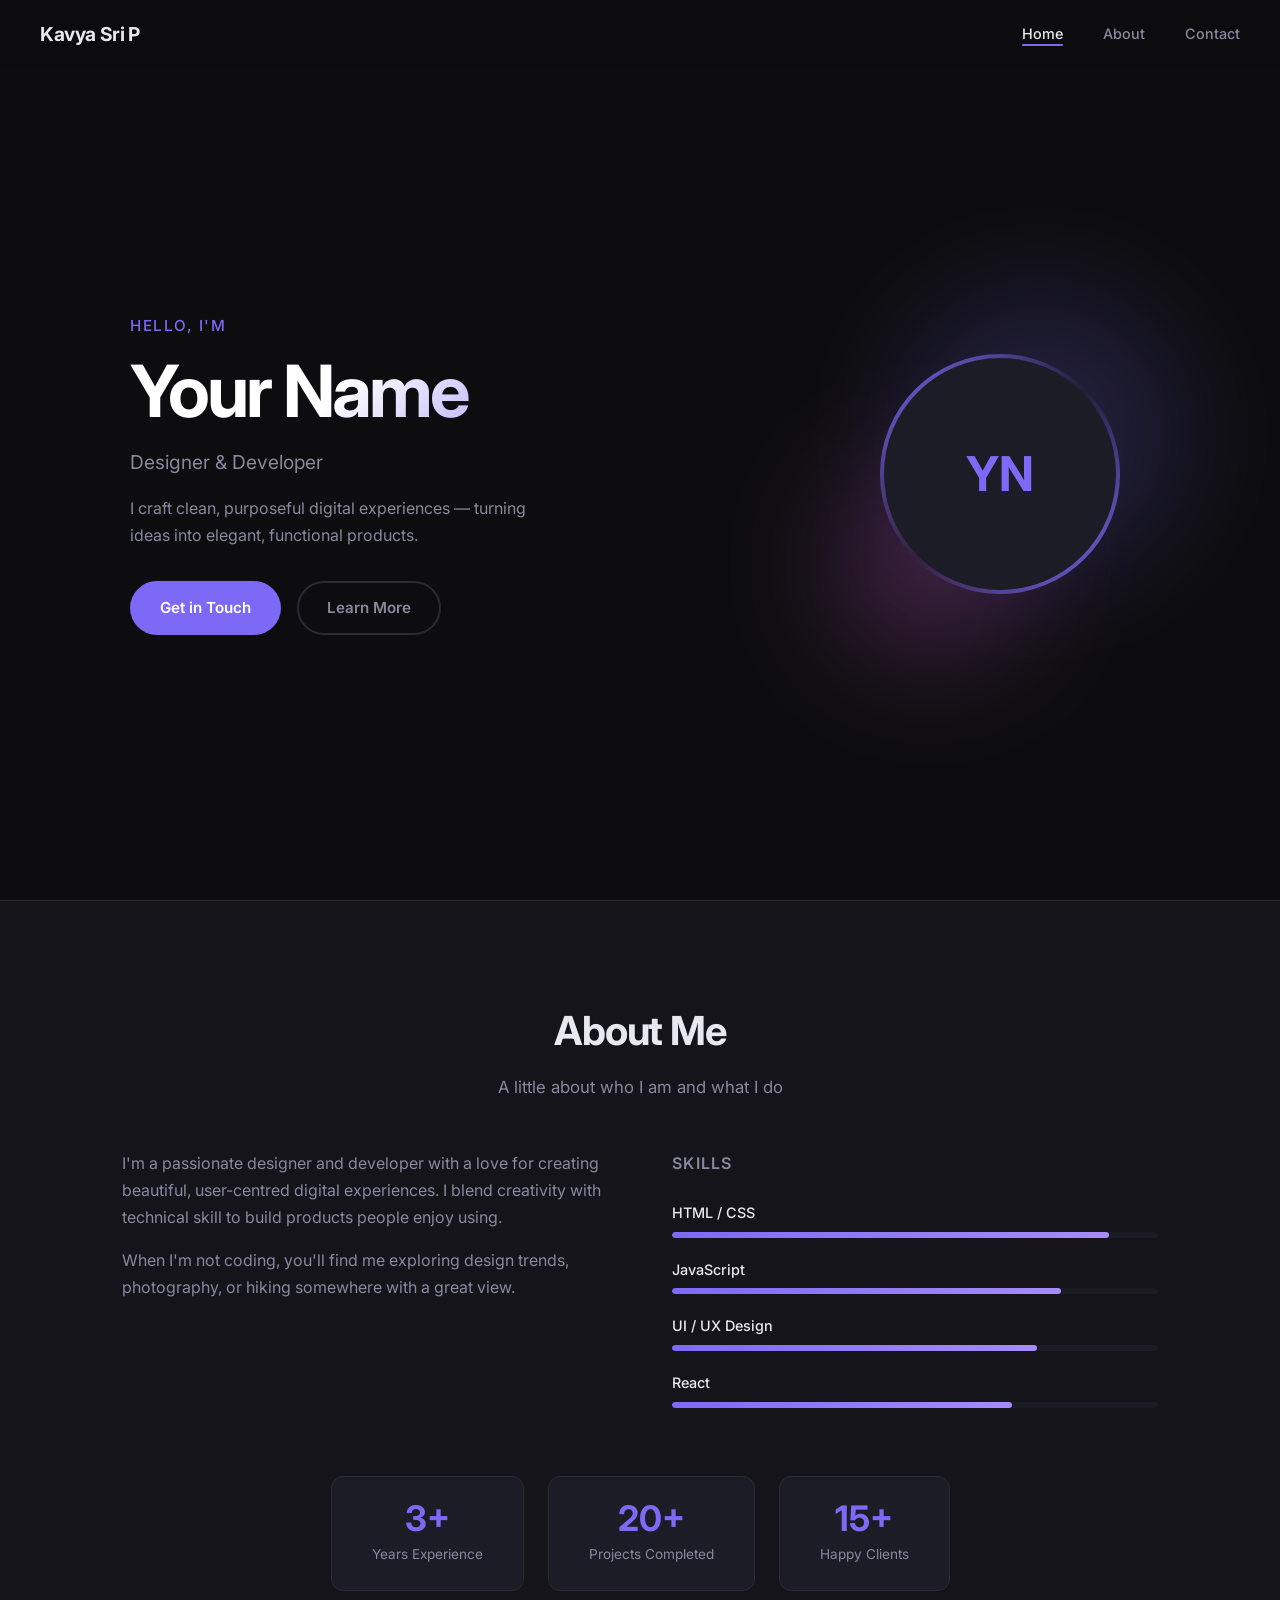
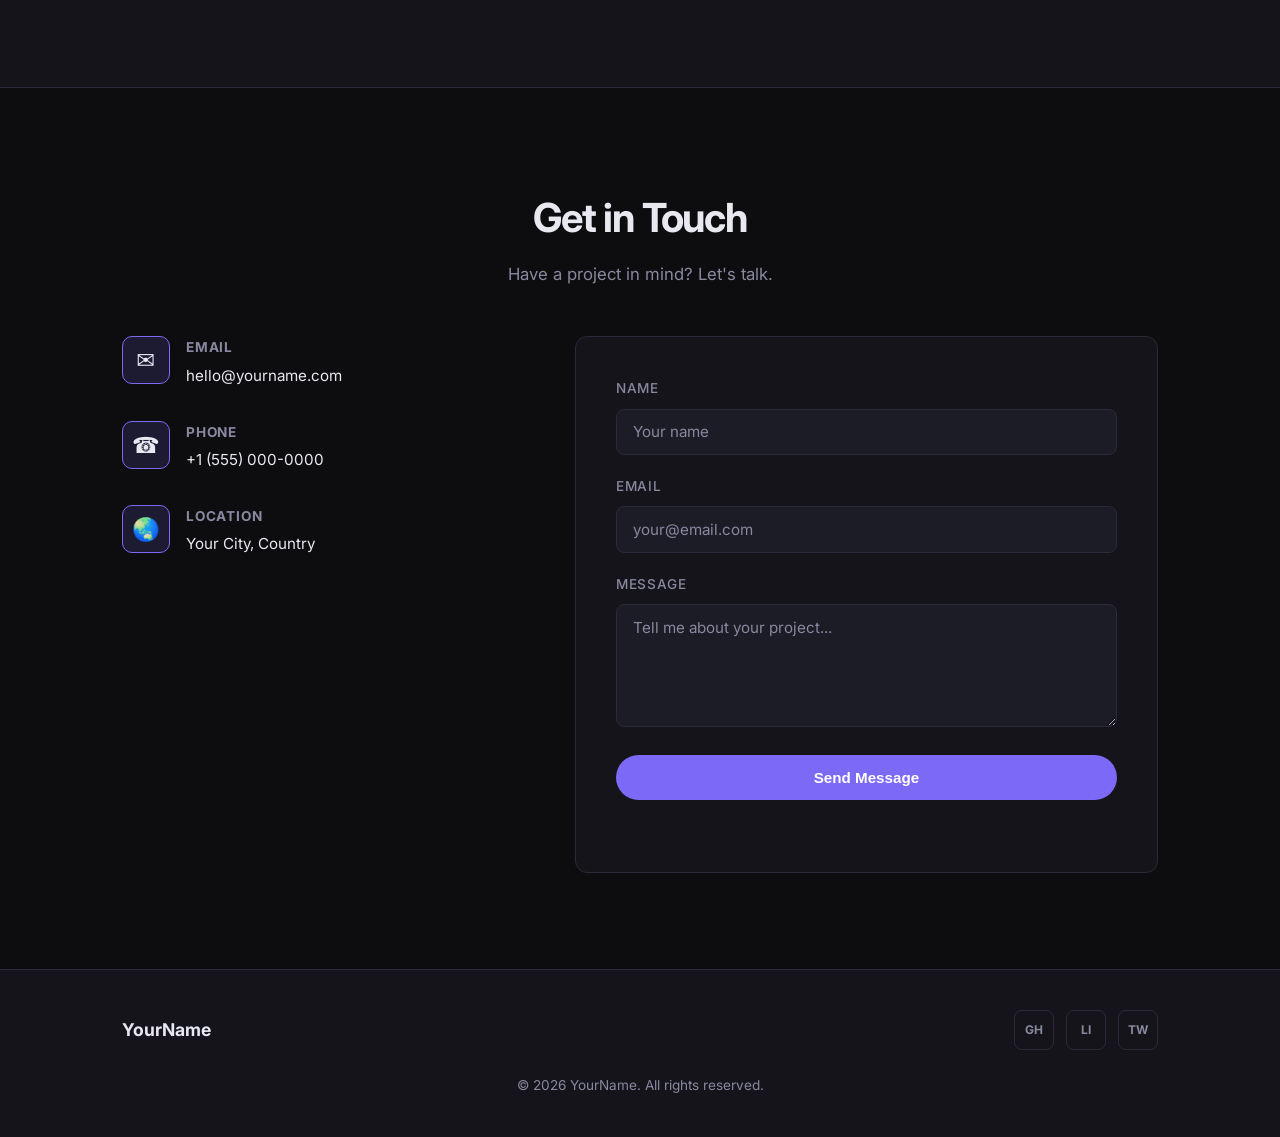
<file: index1.html>
<!DOCTYPE html>
<html lang="en">
<head>
  <meta charset="UTF-8" />
  <meta name="viewport" content="width=device-width, initial-scale=1.0" />
  <title>Portfolio</title>
  <link rel="stylesheet" href="style.css" />
  <link rel="preconnect" href="https://fonts.googleapis.com" />
  <link href="https://fonts.googleapis.com/css2?family=Inter:wght@300;400;600;700&display=swap" rel="stylesheet" />
</head>
<body>

  <!-- Navigation -->
  <nav class="navbar">
    <div class="nav-logo">Kavya Sri P</div>
    <ul class="nav-links">
      <li><a href="#home">Home</a></li>
      <li><a href="#about">About</a></li>
      <li><a href="#contact">Contact</a></li>
    </ul>
  </nav>

  <!-- Hero Section -->
  <section id="home" class="hero">
    <div class="hero-content">
      <span class="hero-greeting">Hello, I'm</span>
      <h1 class="hero-name">Your Name</h1>
      <p class="hero-role">Designer &amp; Developer</p>
      <p class="hero-description">
        I craft clean, purposeful digital experiences — turning ideas into
        elegant, functional products.
      </p>
      <div class="hero-actions">
        <a href="#contact" class="btn btn-primary">Get in Touch</a>
        <a href="#about" class="btn btn-outline">Learn More</a>
      </div>
    </div>
    <div class="hero-visual">
      <div class="avatar-ring">
        <div class="avatar-placeholder">
          <span>YN</span>
        </div>
      </div>
      <div class="blob blob-1"></div>
      <div class="blob blob-2"></div>
    </div>
  </section>

  <!-- About Section -->
  <section id="about" class="about">
    <div class="container">
      <h2 class="section-title">About Me</h2>
      <p class="section-subtitle">A little about who I am and what I do</p>

      <div class="about-grid">
        <div class="about-text">
          <p>
            I'm a passionate designer and developer with a love for creating
            beautiful, user-centred digital experiences. I blend creativity
            with technical skill to build products people enjoy using.
          </p>
          <p>
            When I'm not coding, you'll find me exploring design trends,
            photography, or hiking somewhere with a great view.
          </p>
        </div>

        <div class="skills">
          <h3>Skills</h3>
          <div class="skill-list">
            <div class="skill-item">
              <span class="skill-name">HTML / CSS</span>
              <div class="skill-bar"><div class="skill-fill" style="--w:90%"></div></div>
            </div>
            <div class="skill-item">
              <span class="skill-name">JavaScript</span>
              <div class="skill-bar"><div class="skill-fill" style="--w:80%"></div></div>
            </div>
            <div class="skill-item">
              <span class="skill-name">UI / UX Design</span>
              <div class="skill-bar"><div class="skill-fill" style="--w:75%"></div></div>
            </div>
            <div class="skill-item">
              <span class="skill-name">React</span>
              <div class="skill-bar"><div class="skill-fill" style="--w:70%"></div></div>
            </div>
          </div>
        </div>
      </div>

      <div class="stats-row">
        <div class="stat-card">
          <span class="stat-number">3+</span>
          <span class="stat-label">Years Experience</span>
        </div>
        <div class="stat-card">
          <span class="stat-number">20+</span>
          <span class="stat-label">Projects Completed</span>
        </div>
        <div class="stat-card">
          <span class="stat-number">15+</span>
          <span class="stat-label">Happy Clients</span>
        </div>
      </div>
    </div>
  </section>

  <!-- Contact Section -->
  <section id="contact" class="contact">
    <div class="container">
      <h2 class="section-title">Get in Touch</h2>
      <p class="section-subtitle">Have a project in mind? Let's talk.</p>

      <div class="contact-grid">
        <div class="contact-info">
          <div class="contact-item">
            <span class="contact-icon">&#9993;</span>
            <div>
              <strong>Email</strong>
              <p>hello@yourname.com</p>
            </div>
          </div>
          <div class="contact-item">
            <span class="contact-icon">&#9742;</span>
            <div>
              <strong>Phone</strong>
              <p>+1 (555) 000-0000</p>
            </div>
          </div>
          <div class="contact-item">
            <span class="contact-icon">&#127759;</span>
            <div>
              <strong>Location</strong>
              <p>Your City, Country</p>
            </div>
          </div>
        </div>

        <form class="contact-form" onsubmit="handleSubmit(event)">
          <div class="form-group">
            <label for="name">Name</label>
            <input type="text" id="name" placeholder="Your name" required />
          </div>
          <div class="form-group">
            <label for="email">Email</label>
            <input type="email" id="email" placeholder="your@email.com" required />
          </div>
          <div class="form-group">
            <label for="message">Message</label>
            <textarea id="message" rows="5" placeholder="Tell me about your project..." required></textarea>
          </div>
          <button type="submit" class="btn btn-primary btn-full">Send Message</button>
          <p class="form-note" id="form-note"></p>
        </form>
      </div>
    </div>
  </section>

  <!-- Footer -->
  <footer class="footer">
    <div class="container">
      <div class="footer-content">
        <span class="footer-logo">YourName</span>
        <div class="social-links">
          <a href="#" aria-label="GitHub">GH</a>
          <a href="#" aria-label="LinkedIn">LI</a>
          <a href="#" aria-label="Twitter">TW</a>
        </div>
      </div>
      <p class="footer-copy">&copy; 2026 YourName. All rights reserved.</p>
    </div>
  </footer>

  <script>
    // Smooth scroll active nav highlight
    const sections = document.querySelectorAll('section[id]');
    const navLinks = document.querySelectorAll('.nav-links a');

    window.addEventListener('scroll', () => {
      let current = '';
      sections.forEach(s => {
        if (window.scrollY >= s.offsetTop - 80) current = s.id;
      });
      navLinks.forEach(a => {
        a.classList.toggle('active', a.getAttribute('href') === '#' + current);
      });

      // Navbar scroll shadow
      document.querySelector('.navbar').classList.toggle('scrolled', window.scrollY > 20);
    });

    // Form submit feedback
    function handleSubmit(e) {
      e.preventDefault();
      const note = document.getElementById('form-note');
      note.textContent = 'Message sent! I\'ll get back to you soon.';
      note.style.color = '#6ee7b7';
      e.target.reset();
      setTimeout(() => note.textContent = '', 4000);
    }
  </script>

</body>
</html>
</file>
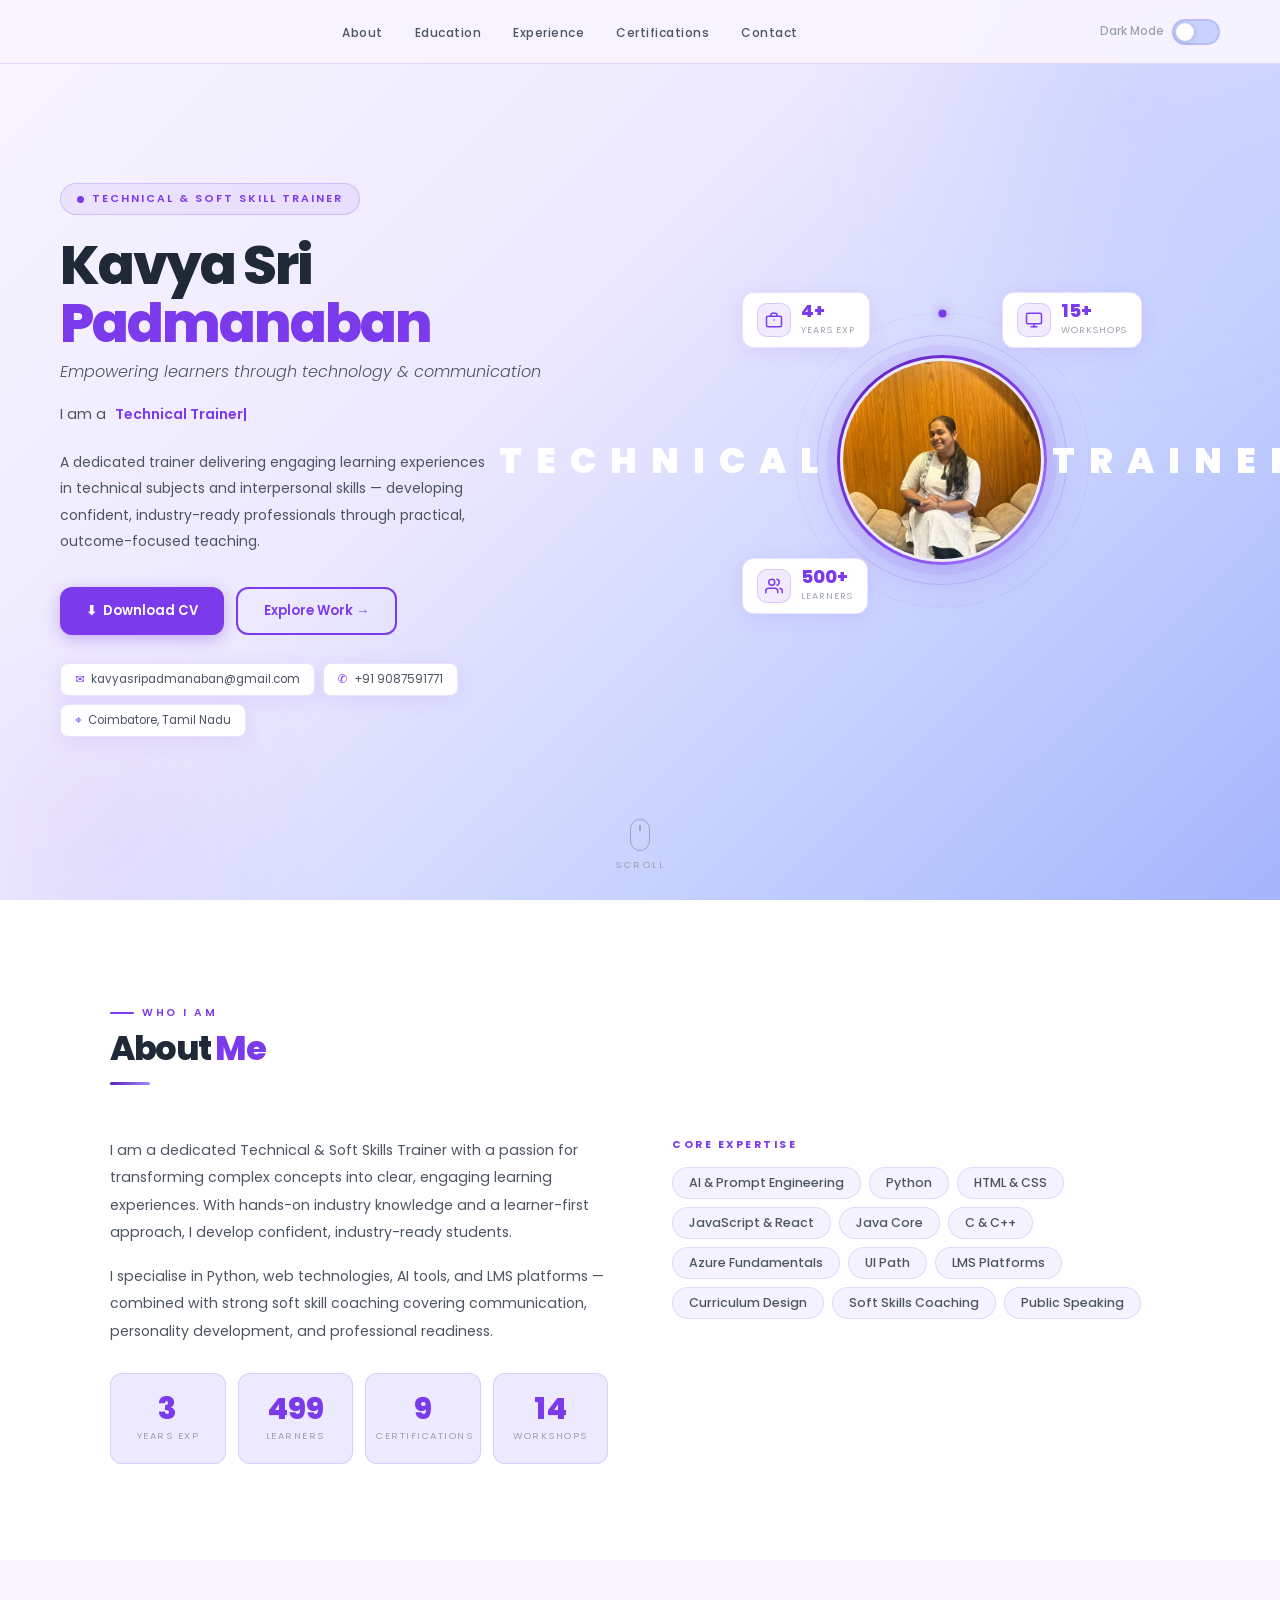
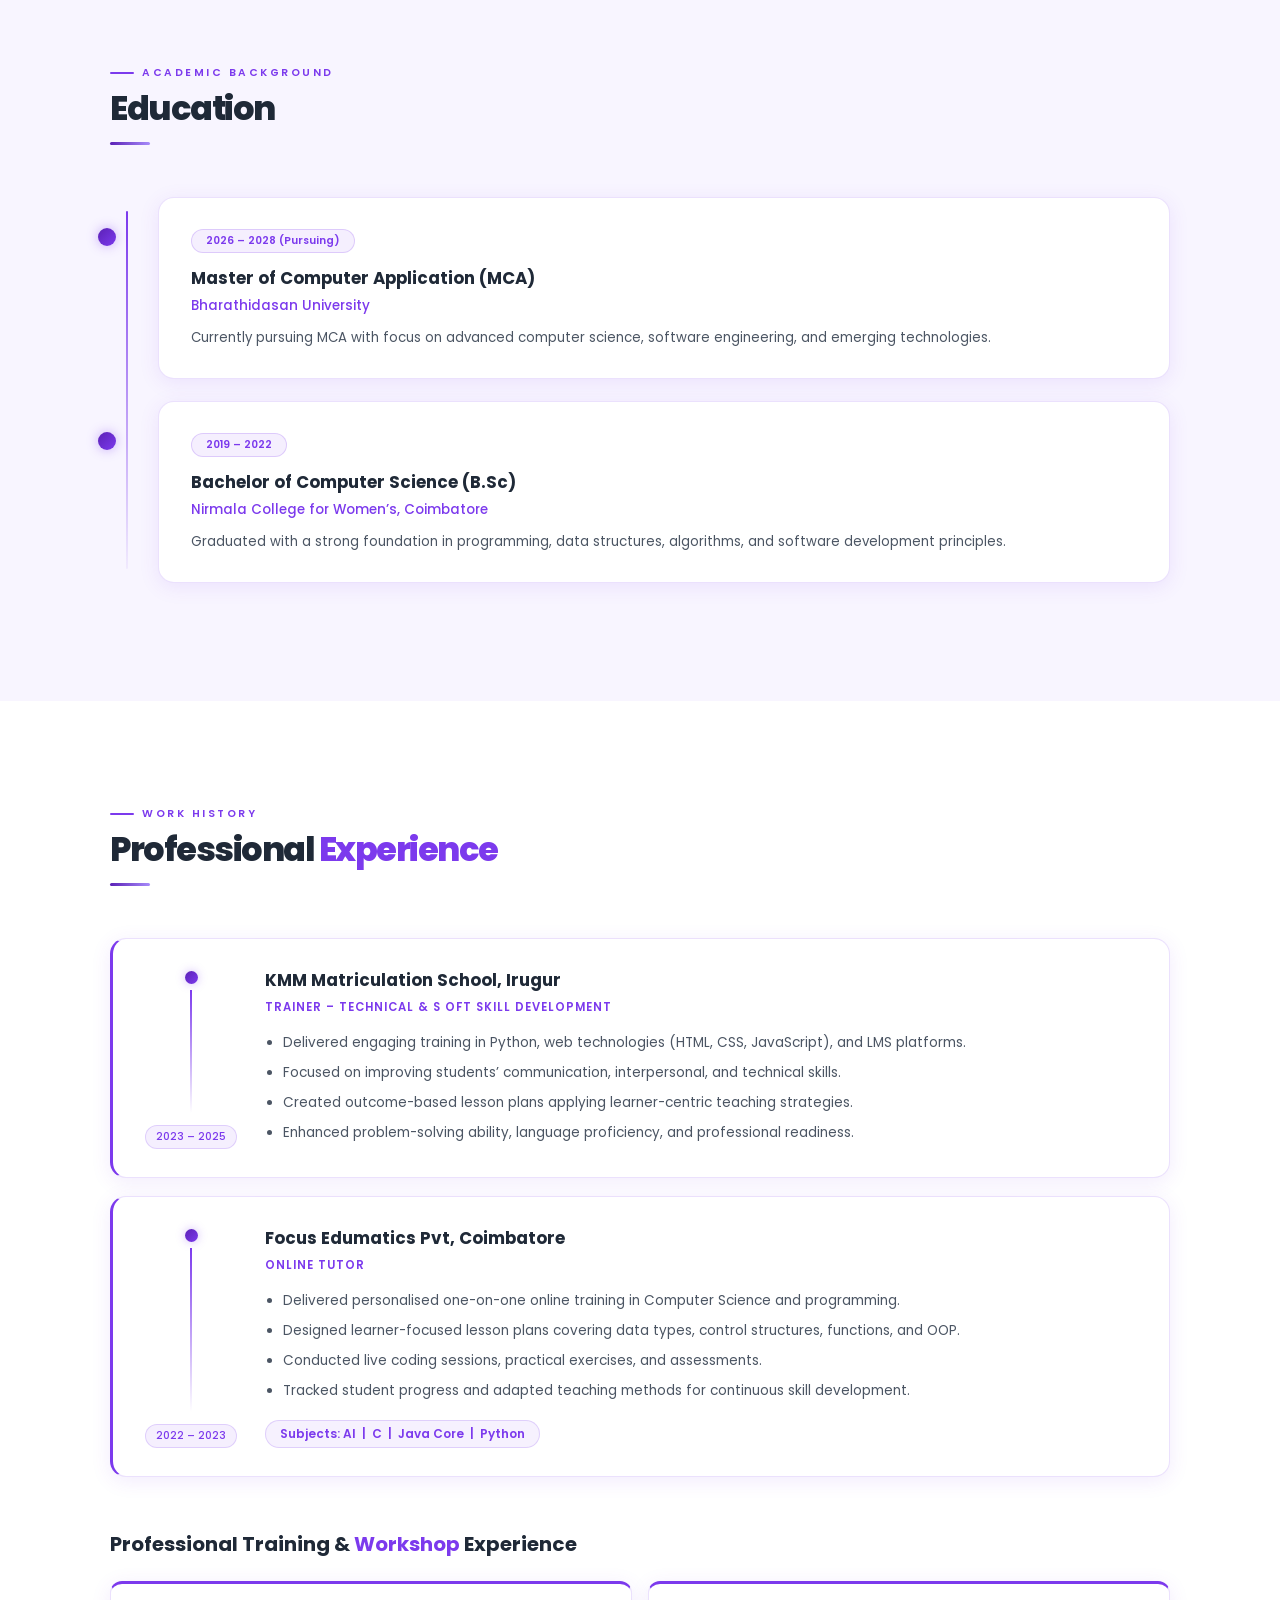
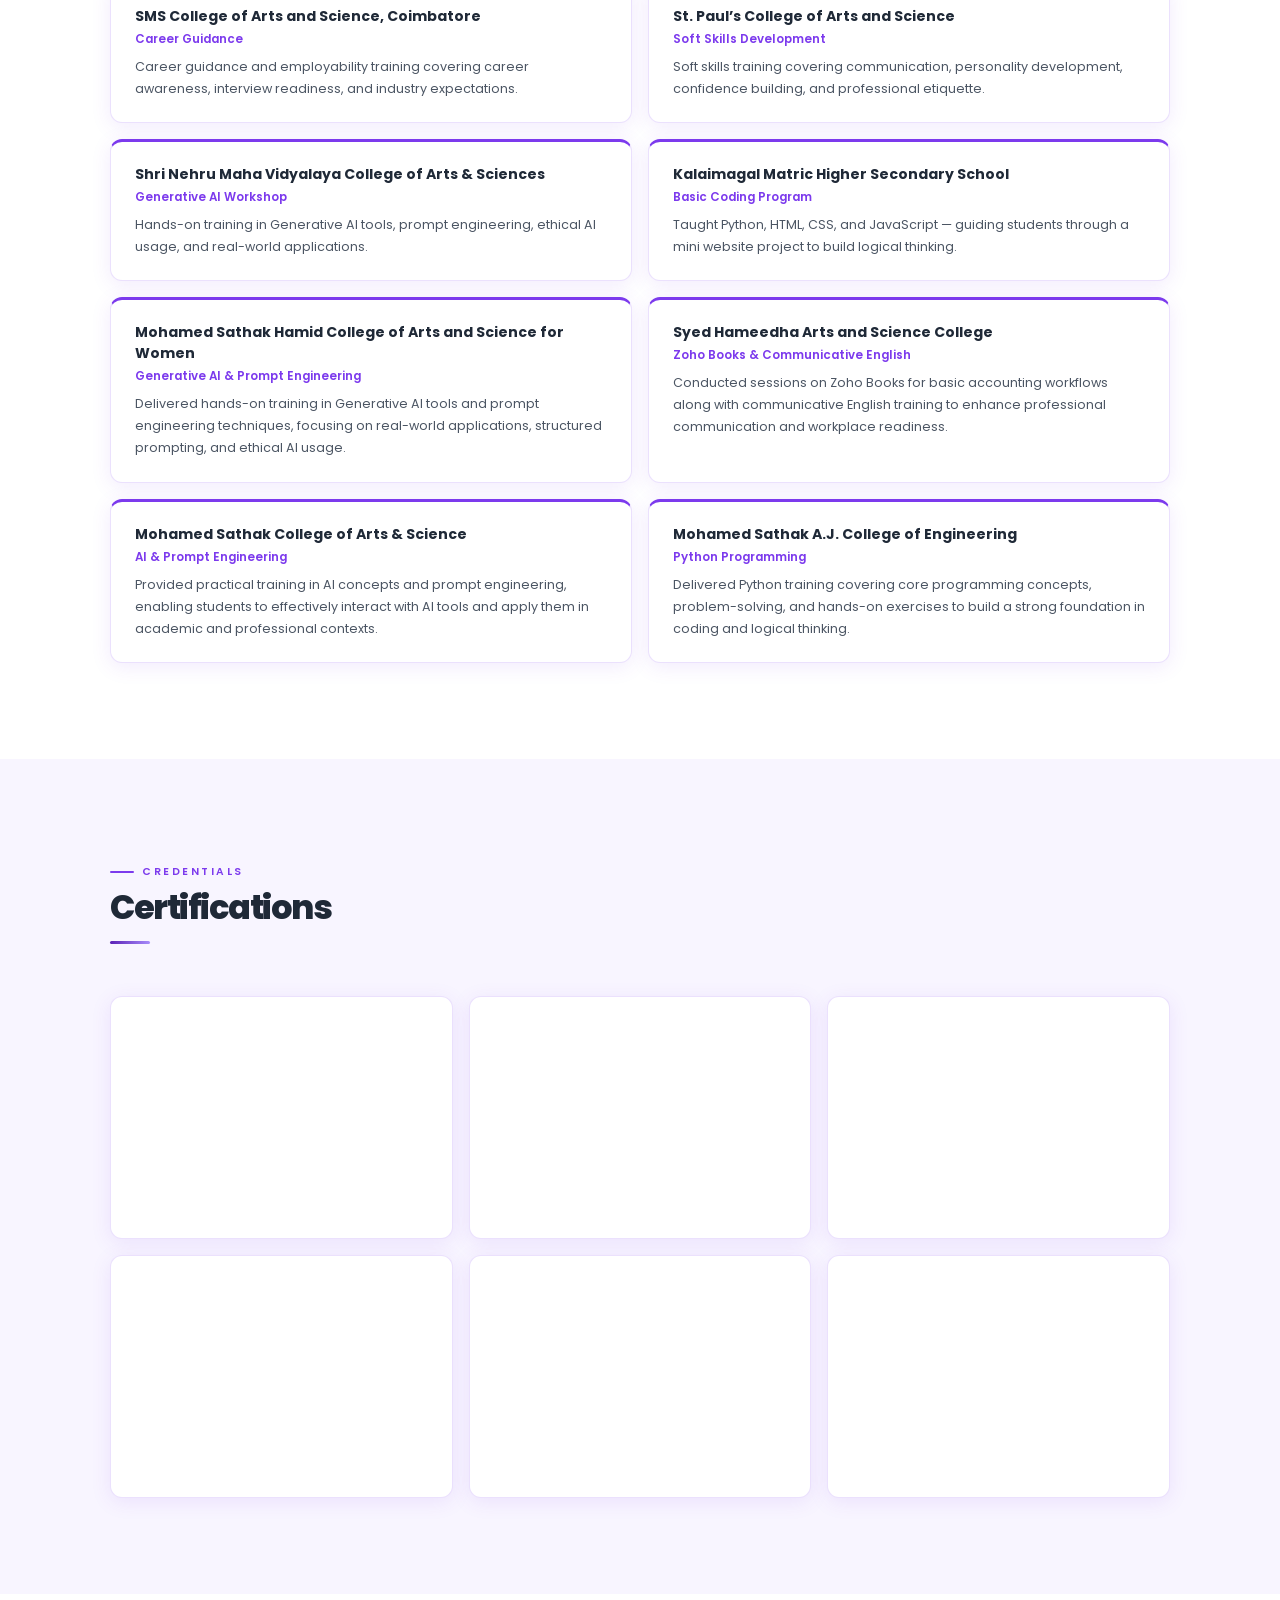
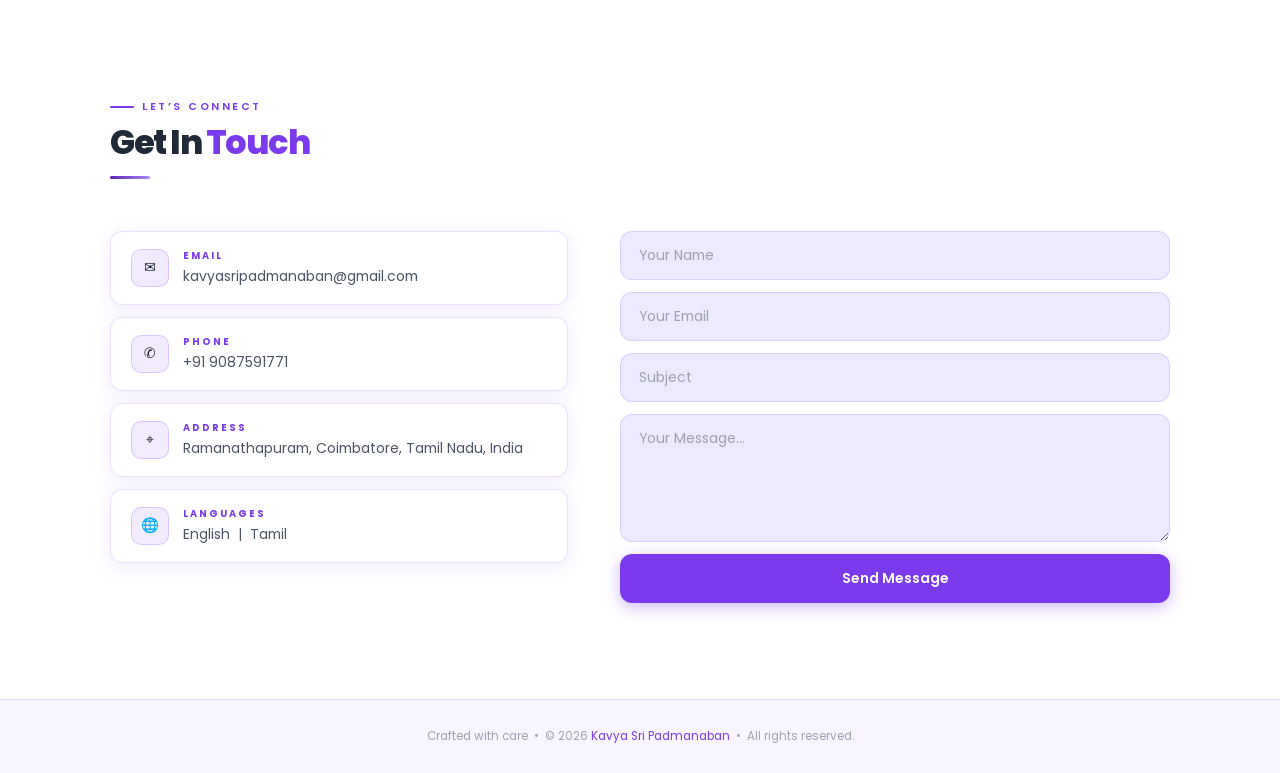
<file: portfolio.html>
﻿<!DOCTYPE html>
<html lang="en" data-theme="light">
<head>
<meta charset="UTF-8"/>
<meta name="viewport" content="width=device-width,initial-scale=1.0"/>
<title>Kavya Sri Padmanaban – Technical & Soft Skill Trainer</title>
<link rel="preconnect" href="https://fonts.googleapis.com">
<link rel="preconnect" href="https://fonts.gstatic.com" crossorigin>
<link href="https://fonts.googleapis.com/css2?family=Poppins:ital,wght@0,300;0,400;0,500;0,600;0,700;0,800;1,400&display=swap" rel="stylesheet">
<style>
:root{--bg:#F8F5FF;--bg2:#EDE9FE;--bg3:#C7D2FE;--surface:#FFFFFF;--surface2:#F5F3FF;--primary:#7C3AED;--pri-l:#A78BFA;--pri-d:#5B21B6;--text:#1F2937;--text2:#4B5563;--text3:#9CA3AF;--bord:rgba(124,58,237,.15);--sh:0 4px 20px rgba(124,58,237,.10);--sh-h:0 12px 36px rgba(124,58,237,.20);--card:#FFFFFF;--nav:rgba(248,245,255,.94);}
[data-theme="dark"]{--bg:#1F1B2E;--bg2:#2A1F3D;--bg3:#312E81;--surface:#2A2A40;--surface2:#32304A;--primary:#A78BFA;--pri-l:#C4B5FD;--pri-d:#7C3AED;--text:#F9FAFB;--text2:#D1D5DB;--text3:#6B7280;--bord:rgba(167,139,250,.18);--sh:0 4px 20px rgba(0,0,0,.35);--sh-h:0 12px 36px rgba(167,139,250,.25);--card:#2A2A40;--nav:rgba(31,27,46,.95);}
*{margin:0;padding:0;box-sizing:border-box;}html{scroll-behavior:smooth;}
body{font-family:"Poppins",system-ui,sans-serif;background:var(--bg);color:var(--text);overflow-x:hidden;transition:background .35s,color .35s;}
#spb{position:fixed;top:0;left:0;z-index:400;height:3px;width:0%;background:linear-gradient(90deg,var(--pri-d),var(--primary),var(--pri-l));border-radius:0 2px 2px 0;transition:width .08s;}
nav{position:fixed;top:0;width:100%;z-index:300;height:64px;display:flex;align-items:center;justify-content:space-between;padding:0 60px;background:var(--nav);backdrop-filter:blur(20px) saturate(180%);border-bottom:1px solid var(--bord);transition:background .35s;}
.nav-logo{font-size:.82rem;font-weight:800;color:var(--primary);letter-spacing:4px;text-transform:uppercase;}
.nav-right{display:flex;align-items:center;}
.nav-links{display:flex;gap:4px;list-style:none;}
.nav-links a{color:var(--text2);text-decoration:none;font-size:.75rem;font-weight:500;letter-spacing:.5px;padding:7px 14px;border-radius:8px;transition:all .25s;}
.nav-links a:hover,.nav-links a.active{background:rgba(124,58,237,.10);color:var(--primary);}
.dm-wrap{display:flex;align-items:center;gap:8px;margin-left:20px;}
.dm-lbl{font-size:.72rem;font-weight:500;color:var(--text3);}
.dm-toggle{position:relative;width:48px;height:26px;cursor:pointer;background:var(--bg3);border-radius:30px;border:2px solid var(--bord);transition:background .3s,border-color .3s;flex-shrink:0;}
.dm-toggle.on{background:var(--primary);border-color:var(--primary);}
.dm-knob{position:absolute;top:2px;left:2px;width:18px;height:18px;border-radius:50%;background:#fff;box-shadow:0 1px 6px rgba(0,0,0,.18);transition:transform .3s cubic-bezier(.4,0,.2,1);}
.dm-toggle.on .dm-knob{transform:translateX(22px);}
.hero{min-height:100vh;background:linear-gradient(135deg,var(--bg) 0%,var(--bg2) 40%,var(--bg3) 70%,#A5B4FC 100%);display:grid;grid-template-columns:1fr 1fr;align-items:center;padding:80px 60px 60px;gap:48px;position:relative;overflow:hidden;transition:background .35s;}
.blob{position:absolute;border-radius:50%;filter:blur(70px);opacity:.5;pointer-events:none;}
.blob1{width:500px;height:500px;top:-150px;right:-100px;background:radial-gradient(circle,rgba(165,180,252,.55),transparent 65%);}
.blob2{width:350px;height:350px;bottom:-100px;left:-80px;background:radial-gradient(circle,rgba(124,58,237,.20),transparent 65%);}
.h-left{position:relative;z-index:2;}
.h-badge{display:inline-flex;align-items:center;gap:8px;background:rgba(124,58,237,.08);border:1px solid rgba(124,58,237,.22);color:var(--primary);font-size:.68rem;font-weight:600;letter-spacing:2px;text-transform:uppercase;padding:7px 16px;border-radius:30px;margin-bottom:22px;}
.bdot{width:7px;height:7px;border-radius:50%;background:var(--primary);animation:pulse 2s ease-in-out infinite;}
@keyframes pulse{0%,100%{box-shadow:0 0 0 0 rgba(124,58,237,.4);}50%{box-shadow:0 0 0 8px rgba(124,58,237,0);}}
h1.h-name{font-size:3.4rem;font-weight:800;line-height:1.06;letter-spacing:-2px;color:var(--text);margin-bottom:6px;}
h1.h-name .ac{color:var(--primary);}
.h-sub{font-size:1rem;font-weight:300;font-style:italic;color:var(--text2);margin-bottom:20px;}
.tw-row{display:flex;align-items:center;gap:9px;margin-bottom:24px;}
.tw-label{font-size:.88rem;color:var(--text2);}
#tw{font-size:.88rem;font-weight:600;color:var(--primary);min-width:190px;}
#tw::after{content:"|";animation:blink .7s step-end infinite;}
@keyframes blink{0%,100%{opacity:1}50%{opacity:0}}
.h-bio{font-size:.87rem;line-height:1.9;color:var(--text2);max-width:440px;margin-bottom:32px;}
.h-btns{display:flex;gap:12px;flex-wrap:wrap;margin-bottom:28px;}
.btn-p{display:inline-flex;align-items:center;gap:8px;background:var(--primary);color:#fff;font-family:"Poppins",sans-serif;font-size:.82rem;font-weight:600;padding:13px 26px;border-radius:12px;text-decoration:none;box-shadow:0 4px 16px rgba(124,58,237,.35);transition:all .3s ease;}
.btn-p:hover{background:var(--pri-d);transform:scale(1.05);box-shadow:0 8px 28px rgba(124,58,237,.45);}
.btn-o{display:inline-flex;align-items:center;gap:8px;border:2px solid var(--primary);color:var(--primary);font-family:"Poppins",sans-serif;font-size:.82rem;font-weight:600;padding:12px 26px;border-radius:12px;text-decoration:none;transition:all .3s ease;background:transparent;}
.btn-o:hover{background:var(--primary);color:#fff;transform:scale(1.05);}
.h-contacts{display:flex;flex-wrap:wrap;gap:8px;}
.h-ctag{display:inline-flex;align-items:center;gap:6px;background:var(--surface);border:1px solid var(--bord);border-radius:8px;padding:7px 14px;font-size:.73rem;color:var(--text2);box-shadow:var(--sh);transition:all .3s ease;}
.h-ctag:hover{border-color:var(--primary);color:var(--primary);transform:translateY(-2px);}
.h-ctag span{color:var(--primary);}
.h-right{position:relative;z-index:2;display:flex;align-items:center;justify-content:center;}
.photo-stage{position:relative;width:380px;height:380px;display:flex;align-items:center;justify-content:center;}
.bg-word{position:absolute;top:50%;font-size:2.2rem;font-weight:900;letter-spacing:14px;text-transform:uppercase;white-space:nowrap;pointer-events:none;user-select:none;z-index:3;color:#fff;opacity:0;}
.bg-word-l{right:calc(50% + 110px);transform:translateY(-50%) translateX(-50px);text-align:right;animation:slideInL 0.9s cubic-bezier(.22,.68,0,1.2) 0.3s forwards;}
.bg-word-r{left:calc(50% + 110px);transform:translateY(-50%) translateX(50px);text-align:left;animation:slideInR 0.9s cubic-bezier(.22,.68,0,1.2) 0.5s forwards;}
@keyframes slideInL{to{opacity:1;transform:translateY(-50%) translateX(0);}}
@keyframes slideInR{to{opacity:1;transform:translateY(-50%) translateX(0);}}
.deco-ring{position:absolute;top:50%;left:50%;transform:translate(-50%,-50%);border-radius:50%;pointer-events:none;}
.dr1{width:250px;height:250px;border:1.5px solid rgba(124,58,237,.18);}
.dr2{width:295px;height:295px;border:1px dashed rgba(124,58,237,.12);animation:rotRing 30s linear infinite;}
@keyframes rotRing{to{transform:translate(-50%,-50%) rotate(360deg);}}
.ring-dot{position:absolute;top:0;left:50%;transform:translate(-50%,-50%);width:8px;height:8px;border-radius:50%;background:var(--primary);box-shadow:0 0 10px rgba(124,58,237,.5);}
.photo-wrap{position:relative;z-index:1;}
.photo-ring{width:210px;height:210px;border-radius:50%;padding:3px;background:linear-gradient(135deg,var(--pri-d),var(--primary),var(--pri-l));box-shadow:0 0 0 10px rgba(124,58,237,.07),0 8px 40px rgba(124,58,237,.25);}
.photo-inner{width:100%;height:100%;border-radius:50%;background:var(--bg2);padding:3px;}
.photo-ring img{width:100%;height:100%;border-radius:50%;object-fit:cover;object-position:top;}
.f-chip{position:absolute;z-index:4;background:var(--surface);border:1px solid var(--bord);border-radius:12px;padding:10px 14px;display:flex;align-items:center;gap:10px;box-shadow:var(--sh);transition:all .3s ease;}
.f-chip:hover{transform:translateY(-4px);box-shadow:var(--sh-h);}
.f-chip .fi{width:34px;height:34px;border-radius:10px;background:rgba(124,58,237,.10);border:1px solid rgba(124,58,237,.20);display:flex;align-items:center;justify-content:center;font-size:1rem;flex-shrink:0;}
.f-chip .fn{font-size:1.1rem;font-weight:800;color:var(--primary);line-height:1;}
.f-chip .fl{font-size:.58rem;letter-spacing:1px;text-transform:uppercase;color:var(--text3);margin-top:2px;}
.fc1{top:22px;left:-10px;}
.fc2{bottom:36px;left:-10px;}
.fc3{top:22px;right:-10px;}

.sc-hint{position:absolute;bottom:28px;left:50%;transform:translateX(-50%);display:flex;flex-direction:column;align-items:center;gap:7px;color:var(--text3);font-size:.6rem;letter-spacing:2.5px;text-transform:uppercase;animation:scF 2.4s ease-in-out infinite;z-index:2;}
.mouse-icon{width:20px;height:32px;border:1.5px solid var(--text3);border-radius:10px;display:flex;justify-content:center;padding-top:5px;}
.mw{width:2px;height:6px;background:var(--text3);border-radius:2px;animation:mS 1.6s ease-in-out infinite;}
@keyframes mS{0%{transform:translateY(0);opacity:1}100%{transform:translateY(8px);opacity:0}}
@keyframes scF{0%,100%{transform:translateX(-50%) translateY(0)}50%{transform:translateX(-50%) translateY(6px)}}
section{padding:96px 60px;transition:background .35s;}
.sec{max-width:1060px;margin:0 auto;}
.sec-head{margin-bottom:52px;}
.sec-eyebrow{display:inline-flex;align-items:center;gap:8px;font-size:.66rem;font-weight:600;letter-spacing:2.5px;text-transform:uppercase;color:var(--primary);margin-bottom:10px;}
.ey-line{width:24px;height:2px;background:var(--primary);border-radius:2px;}
.sec-title{font-size:2.1rem;font-weight:800;color:var(--text);letter-spacing:-1.5px;margin-bottom:14px;line-height:1.1;}
.sec-title .ac{color:var(--primary);}
.sec-bar{width:40px;height:3px;background:linear-gradient(90deg,var(--pri-d),var(--pri-l));border-radius:2px;}
#about{background:var(--surface);}
.about-grid{display:grid;grid-template-columns:1fr 1fr;gap:64px;align-items:start;}
.about-text{font-size:.88rem;line-height:1.95;color:var(--text2);margin-bottom:16px;}
.stats-row{display:flex;gap:12px;margin-top:28px;flex-wrap:wrap;}
.s-card{flex:1;min-width:90px;text-align:center;background:var(--bg2);border:1px solid var(--bord);border-radius:12px;padding:20px 10px;cursor:default;transition:all .3s ease;}
.s-card:hover{transform:translateY(-6px);box-shadow:var(--sh-h);border-color:var(--primary);}
.s-card .n{font-size:1.9rem;font-weight:800;color:var(--primary);line-height:1;}
.s-card .l{font-size:.6rem;letter-spacing:1.5px;text-transform:uppercase;color:var(--text3);margin-top:5px;}
.sk-label{font-size:.65rem;letter-spacing:2.5px;text-transform:uppercase;color:var(--primary);margin-bottom:14px;font-weight:700;}
.chips{display:flex;flex-wrap:wrap;gap:8px;}
.chip{background:var(--surface2);border:1.5px solid var(--bord);color:var(--text2);border-radius:30px;padding:6px 16px;font-size:.78rem;font-weight:500;cursor:default;transition:all .3s ease;}
.chip:hover{border-color:var(--primary);background:rgba(124,58,237,.08);color:var(--primary);transform:scale(1.05);}
#education{background:var(--bg);}
.tl{position:relative;padding-left:48px;}
.tl::before{content:"";position:absolute;left:16px;top:14px;bottom:14px;width:2px;background:linear-gradient(to bottom,var(--primary),rgba(124,58,237,.06));border-radius:2px;}
.tl-card{position:relative;margin-bottom:22px;background:var(--card);border:1px solid var(--bord);border-radius:16px;padding:28px 32px;box-shadow:var(--sh);transition:all .3s ease;}
.tl-card::before{content:"";position:absolute;left:-61px;top:30px;width:18px;height:18px;border-radius:50%;background:linear-gradient(135deg,var(--pri-d),var(--primary));box-shadow:0 0 12px rgba(124,58,237,.4);}
.tl-card:hover{transform:translateX(7px);box-shadow:var(--sh-h);border-color:rgba(124,58,237,.30);}
.tl-yr{display:inline-block;font-size:.66rem;font-weight:600;color:var(--primary);background:rgba(124,58,237,.08);border:1px solid rgba(124,58,237,.20);border-radius:20px;padding:3px 14px;margin-bottom:12px;}
.tl-deg{font-size:1.05rem;font-weight:700;color:var(--text);}
.tl-inst{font-size:.84rem;color:var(--primary);margin-top:5px;font-weight:500;}
.tl-desc{font-size:.83rem;color:var(--text2);margin-top:10px;line-height:1.8;}
#experience{background:var(--surface);}
.exp-list{display:flex;flex-direction:column;gap:18px;}
.exp-card{background:var(--card);border:1px solid var(--bord);border-left:3px solid var(--primary);border-radius:16px;padding:28px 32px;display:grid;grid-template-columns:auto 1fr;gap:0 28px;box-shadow:var(--sh);transition:all .3s ease;}
.exp-card:hover{transform:translateX(6px);box-shadow:var(--sh-h);}
.exp-left{display:flex;flex-direction:column;align-items:center;gap:6px;padding-top:4px;}
.exp-dot{width:13px;height:13px;border-radius:50%;background:linear-gradient(135deg,var(--pri-d),var(--primary));box-shadow:0 0 10px rgba(124,58,237,.35);flex-shrink:0;}
.exp-line{flex:1;width:2px;min-height:46px;background:linear-gradient(to bottom,var(--primary),transparent);}
.exp-period{font-size:.65rem;font-weight:500;color:var(--primary);background:rgba(124,58,237,.08);border:1px solid rgba(124,58,237,.18);border-radius:20px;padding:3px 10px;white-space:nowrap;margin-top:6px;}
.exp-co{font-size:1.05rem;font-weight:700;color:var(--text);}
.exp-role{font-size:.72rem;font-weight:600;letter-spacing:1px;text-transform:uppercase;color:var(--primary);margin:6px 0 14px;}
.exp-card ul{padding-left:18px;color:var(--text2);font-size:.85rem;line-height:1.9;}
.exp-card li{margin-bottom:4px;}
.exp-subjects{display:inline-flex;align-items:center;gap:6px;margin-top:12px;font-size:.75rem;font-weight:600;color:var(--primary);background:rgba(124,58,237,.07);border:1px solid rgba(124,58,237,.18);border-radius:20px;padding:4px 14px;}
.ws-heading{font-size:1.25rem;font-weight:700;color:var(--text);margin:52px 0 22px;}
.ws-heading .ac{color:var(--primary);}
.ws-grid{display:grid;grid-template-columns:1fr 1fr;gap:16px;}
.ws-card{background:var(--card);border:1px solid var(--bord);border-top:3px solid var(--primary);border-radius:12px;padding:22px 24px;box-shadow:var(--sh);transition:all .3s ease;}
.ws-card:hover{transform:translateY(-6px);box-shadow:var(--sh-h);}
.ws-inst{font-size:.88rem;font-weight:700;color:var(--text);}
.ws-prog{font-size:.74rem;color:var(--primary);margin-top:4px;font-weight:600;}
.ws-desc{font-size:.79rem;color:var(--text2);margin-top:8px;line-height:1.75;}
#certifications{background:var(--bg);}
.cert-grid{display:grid;grid-template-columns:repeat(auto-fit,minmax(260px,1fr));gap:16px;}
.cert-card{display:block;position:relative;border-radius:12px;overflow:hidden;border:1px solid var(--bord);box-shadow:var(--sh);background:#fff;text-decoration:none;transition:transform .3s ease,box-shadow .3s ease;aspect-ratio:1.41;}
.cert-card:hover{transform:translateY(-5px);box-shadow:var(--sh-h);}
.cert-card iframe{width:100%;height:100%;border:none;display:block;pointer-events:none;}
.cert-card .cert-hover{position:absolute;inset:0;background:rgba(15,10,40,0);display:flex;align-items:center;justify-content:center;transition:background .3s ease;}
.cert-card:hover .cert-hover{background:rgba(15,10,40,.55);}
.cert-hover-label{opacity:0;transform:translateY(8px);transition:all .3s ease;background:#fff;color:var(--primary);font-family:"Poppins",sans-serif;font-size:.80rem;font-weight:700;padding:10px 22px;border-radius:40px;display:flex;align-items:center;gap:7px;box-shadow:0 4px 20px rgba(0,0,0,.25);}
.cert-card:hover .cert-hover-label{opacity:1;transform:translateY(0);}
.cert-hover-label svg{width:15px;height:15px;flex-shrink:0;}
.cert-btn svg{width:14px;height:14px;flex-shrink:0;}
#contact{background:var(--surface);}
.contact-grid{display:grid;grid-template-columns:1fr 1.2fr;gap:52px;align-items:start;}
.c-info{display:flex;flex-direction:column;gap:12px;}
.c-row{display:flex;align-items:flex-start;gap:14px;background:var(--card);border:1px solid var(--bord);border-radius:12px;padding:17px 20px;box-shadow:var(--sh);transition:all .3s ease;}
.c-row:hover{border-color:var(--primary);transform:translateX(6px);box-shadow:var(--sh-h);}
.c-icon{width:38px;height:38px;border-radius:10px;flex-shrink:0;background:rgba(124,58,237,.10);border:1.5px solid rgba(124,58,237,.20);display:flex;align-items:center;justify-content:center;font-size:.9rem;}
.c-lbl{font-size:.6rem;letter-spacing:2px;text-transform:uppercase;color:var(--primary);font-weight:700;}
.c-val{font-size:.87rem;color:var(--text2);margin-top:3px;}
.c-form{display:flex;flex-direction:column;gap:12px;}
.c-form input,.c-form textarea{background:var(--bg2);border:1.5px solid var(--bord);border-radius:12px;padding:13px 18px;color:var(--text);font-family:"Poppins",sans-serif;font-size:.87rem;outline:none;transition:all .3s ease;}
.c-form input::placeholder,.c-form textarea::placeholder{color:var(--text3);}
.c-form input:focus,.c-form textarea:focus{border-color:var(--primary);box-shadow:0 0 0 3px rgba(124,58,237,.12);}
.c-form textarea{resize:vertical;min-height:128px;}
.c-btn{background:var(--primary);color:#fff;border:none;border-radius:12px;padding:14px;font-family:"Poppins",sans-serif;font-size:.88rem;font-weight:600;cursor:pointer;box-shadow:0 4px 16px rgba(124,58,237,.35);transition:all .3s ease;}
.c-btn:hover{background:var(--pri-d);transform:scale(1.03);box-shadow:0 8px 28px rgba(124,58,237,.45);}
footer{background:var(--bg);border-top:1px solid var(--bord);text-align:center;padding:28px;font-size:.73rem;color:var(--text3);transition:background .35s;}
footer .ac{color:var(--primary);}
.rv  {opacity:0;transform:translateY(20px);transition:opacity .55s ease,transform .55s ease;}
.rv-l{opacity:0;transform:translateX(-20px);transition:opacity .55s ease,transform .55s ease;}
.rv-r{opacity:0;transform:translateX(20px); transition:opacity .55s ease,transform .55s ease;}
.rv-s{opacity:0;transform:translateY(16px); transition:opacity .55s ease,transform .55s ease;}
.rv.in,.rv-l.in,.rv-r.in,.rv-s.in{opacity:1;transform:none;}
.d1{transition-delay:.08s}.d2{transition-delay:.16s}.d3{transition-delay:.24s}.d4{transition-delay:.32s}
@media(max-width:900px){.hero{grid-template-columns:1fr;padding:90px 24px 60px;text-align:center;}h1.h-name{font-size:2.6rem;}.tw-row,.h-btns,.h-contacts{justify-content:center;}.h-bio{margin:0 auto 28px;}.f-chip{display:none;}nav{padding:0 20px;}.nav-links{display:none;}section{padding:72px 24px;}.photo-stage{width:280px;height:280px;}.photo-ring{width:170px;height:170px;}.bg-word{font-size:1.2rem;letter-spacing:6px;}.bg-word-l{right:calc(50% + 88px);}.bg-word-r{left:calc(50% + 88px);}}
@media(max-width:640px){h1.h-name{font-size:2rem;}.about-grid,.contact-grid,.ws-grid{grid-template-columns:1fr;}.exp-card{grid-template-columns:1fr;}.exp-left{flex-direction:row;}.exp-line{display:none;}.sec-title{font-size:1.75rem;}}
</style>
</head>
<body>
<div id="spb"></div>
<nav>
  <div class="nav-logo"></div>
  <ul class="nav-links">
    <li><a href="#about">About</a></li>
    <li><a href="#education">Education</a></li>
    <li><a href="#experience">Experience</a></li>
    <li><a href="#certifications">Certifications</a></li>
    <li><a href="#contact">Contact</a></li>
  </ul>
  <div class="nav-right">
    <div class="dm-wrap">
      <span class="dm-lbl" id="dmLbl">Dark Mode</span>
      <div class="dm-toggle" id="dmToggle"><div class="dm-knob"></div></div>
    </div>
  </div>
</nav>

<section class="hero" id="home">
  <div class="blob blob1"></div><div class="blob blob2"></div>
  <div class="h-left">
    <div class="h-badge"><span class="bdot"></span>Technical &amp; Soft Skill Trainer</div>
    <h1 class="h-name">Kavya Sri<br><span class="ac">Padmanaban</span></h1>
    <p class="h-sub">Empowering learners through technology &amp; communication</p>
    <div class="tw-row"><span class="tw-label">I am a</span><span id="tw"></span></div>
    <p class="h-bio">A dedicated trainer delivering engaging learning experiences in technical subjects and interpersonal skills — developing confident, industry-ready professionals through practical, outcome-focused teaching.</p>
    <div class="h-btns">
      <a href="kavyaresume.pdf" download class="btn-p">&#11015;&nbsp; Download CV</a>
      <a href="#about" class="btn-o">Explore Work &rarr;</a>
    </div>
    <div class="h-contacts">
      <div class="h-ctag"><span>&#9993;</span>kavyasripadmanaban@gmail.com</div>
      <div class="h-ctag"><span>&#9990;</span>+91 9087591771</div>
      <div class="h-ctag"><span>&#8982;</span>Coimbatore, Tamil Nadu</div>
    </div>
  </div>
  <div class="h-right">
    <div class="photo-stage">
      <div class="bg-word bg-word-l" id="bgLeft">TECHNICAL</div>
      <div class="bg-word bg-word-r" id="bgRight">TRAINER</div>
      <div class="deco-ring dr1"></div>
      <div class="deco-ring dr2"><div class="ring-dot"></div></div>
      <div class="photo-wrap">
        <div class="photo-ring"><div class="photo-inner">
          <img src="kavya4.jpeg" alt="Kavya Sri Padmanaban"/>
        </div></div>
      </div>
      <div class="f-chip fc1"><div class="fi"><svg width="18" height="18" viewBox="0 0 24 24" fill="none" stroke="currentColor" stroke-width="2" stroke-linecap="round" stroke-linejoin="round" style="color:var(--primary)"><rect x="2" y="7" width="20" height="14" rx="2"/><path d="M16 7V5a2 2 0 0 0-2-2h-4a2 2 0 0 0-2 2v2"/><line x1="12" y1="12" x2="12" y2="12"/></svg></div><div><div class="fn">4+</div><div class="fl">Years Exp</div></div></div>
      <div class="f-chip fc2"><div class="fi"><svg width="18" height="18" viewBox="0 0 24 24" fill="none" stroke="currentColor" stroke-width="2" stroke-linecap="round" stroke-linejoin="round" style="color:var(--primary)"><path d="M17 21v-2a4 4 0 0 0-4-4H5a4 4 0 0 0-4 4v2"/><circle cx="9" cy="7" r="4"/><path d="M23 21v-2a4 4 0 0 0-3-3.87"/><path d="M16 3.13a4 4 0 0 1 0 7.75"/></svg></div><div><div class="fn">500+</div><div class="fl">Learners</div></div></div>
      <div class="f-chip fc3"><div class="fi"><svg width="18" height="18" viewBox="0 0 24 24" fill="none" stroke="currentColor" stroke-width="2" stroke-linecap="round" stroke-linejoin="round" style="color:var(--primary)"><rect x="2" y="3" width="20" height="14" rx="2"/><line x1="8" y1="21" x2="16" y2="21"/><line x1="12" y1="17" x2="12" y2="21"/></svg></div><div><div class="fn">15+</div><div class="fl">Workshops</div></div></div>
    </div>
  </div>
  <div class="sc-hint"><div class="mouse-icon"><div class="mw"></div></div>Scroll</div>
</section>

<section id="about">
  <div class="sec">
    <div class="sec-head rv">
      <div class="sec-eyebrow"><span class="ey-line"></span>Who I Am</div>
      <h2 class="sec-title">About <span class="ac">Me</span></h2>
      <div class="sec-bar"></div>
    </div>
    <div class="about-grid">
      <div class="rv-l">
        <p class="about-text">I am a dedicated Technical &amp; Soft Skills Trainer with a passion for transforming complex concepts into clear, engaging learning experiences. With hands-on industry knowledge and a learner-first approach, I develop confident, industry-ready students.</p>
        <p class="about-text">I specialise in Python, web technologies, AI tools, and LMS platforms — combined with strong soft skill coaching covering communication, personality development, and professional readiness.</p>
        <div class="stats-row">
          <div class="s-card rv-s d1"><div class="n" data-target="4">0</div><div class="l">Years Exp</div></div>
          <div class="s-card rv-s d2"><div class="n" data-target="500">0</div><div class="l">Learners</div></div>
          <div class="s-card rv-s d3"><div class="n" data-target="10">0</div><div class="l">Certifications</div></div>
          <div class="s-card rv-s d4"><div class="n" data-target="15">0</div><div class="l">Workshops</div></div>
        </div>
      </div>
      <div class="rv-r">
        <div class="sk-label">Core Expertise</div>
        <div class="chips">
          <span class="chip">AI &amp; Prompt Engineering</span><span class="chip">Python</span>
          <span class="chip">HTML &amp; CSS</span><span class="chip">JavaScript &amp; React</span>
          <span class="chip">Java Core</span><span class="chip">C &amp; C++</span>
          <span class="chip">Azure Fundamentals</span><span class="chip">UI Path</span>
          <span class="chip">LMS Platforms</span><span class="chip">Curriculum Design</span>
          <span class="chip">Soft Skills Coaching</span><span class="chip">Public Speaking</span>
        </div>
      </div>
    </div>
  </div>
</section>

<section id="education">
  <div class="sec">
    <div class="sec-head rv">
      <div class="sec-eyebrow"><span class="ey-line"></span>Academic Background</div>
      <h2 class="sec-title">Education</h2>
      <div class="sec-bar"></div>
    </div>
    <div class="tl">
      <div class="tl-card rv-l d1">
        <span class="tl-yr">2026 &ndash; 2028 (Pursuing)</span>
        <div class="tl-deg">Master of Computer Application (MCA)</div>
        <div class="tl-inst">Bharathidasan University</div>
        <div class="tl-desc">Currently pursuing MCA with focus on advanced computer science, software engineering, and emerging technologies.</div>
      </div>
      <div class="tl-card rv-l d2">
        <span class="tl-yr">2019 &ndash; 2022</span>
        <div class="tl-deg">Bachelor of Computer Science (B.Sc)</div>
        <div class="tl-inst">Nirmala College for Women&rsquo;s, Coimbatore</div>
        <div class="tl-desc">Graduated with a strong foundation in programming, data structures, algorithms, and software development principles.</div>
      </div>
    </div>
  </div>
</section>

<section id="experience">
  <div class="sec">
    <div class="sec-head rv">
      <div class="sec-eyebrow"><span class="ey-line"></span>Work History</div>
      <h2 class="sec-title">Professional <span class="ac">Experience</span></h2>
      <div class="sec-bar"></div>
    </div>
    <div class="exp-list">
      <div class="exp-card rv d1">
        <div class="exp-left"><div class="exp-dot"></div><div class="exp-line"></div><div class="exp-period">2023 &ndash; 2025</div></div>
        <div>
          <div class="exp-co">KMM Matriculation School, Irugur</div>
          <div class="exp-role">Trainer &ndash; Technical &amp; S oft Skill Development</div>
          <ul>
            <li>Delivered engaging training in Python, web technologies (HTML, CSS, JavaScript), and LMS platforms.</li>
            <li>Focused on improving students&rsquo; communication, interpersonal, and technical skills.</li>
            <li>Created outcome-based lesson plans applying learner-centric teaching strategies.</li>
            <li>Enhanced problem-solving ability, language proficiency, and professional readiness.</li>
          </ul>
        </div>
      </div>
      <div class="exp-card rv d2">
        <div class="exp-left"><div class="exp-dot"></div><div class="exp-line"></div><div class="exp-period">2022 &ndash; 2023</div></div>
        <div>
          <div class="exp-co">Focus Edumatics Pvt, Coimbatore</div>
          <div class="exp-role">Online Tutor</div>
          <ul>
            <li>Delivered personalised one-on-one online training in Computer Science and programming.</li>
            <li>Designed learner-focused lesson plans covering data types, control structures, functions, and OOP.</li>
            <li>Conducted live coding sessions, practical exercises, and assessments.</li>
            <li>Tracked student progress and adapted teaching methods for continuous skill development.</li>
          </ul>
          <div class="exp-subjects">Subjects: AI &nbsp;|&nbsp; C &nbsp;|&nbsp; Java Core &nbsp;|&nbsp; Python</div>
        </div>
      </div>
    </div>
    <div class="ws-heading rv">Professional Training &amp; <span class="ac">Workshop</span> Experience</div>
    <div class="ws-grid">
      <div class="ws-card rv-s d1"><div class="ws-inst">SMS College of Arts and Science, Coimbatore</div><div class="ws-prog">Career Guidance</div><div class="ws-desc">Career guidance and employability training covering career awareness, interview readiness, and industry expectations.</div></div>
      <div class="ws-card rv-s d2"><div class="ws-inst">St. Paul&rsquo;s College of Arts and Science</div><div class="ws-prog">Soft Skills Development</div><div class="ws-desc">Soft skills training covering communication, personality development, confidence building, and professional etiquette.</div></div>
      <div class="ws-card rv-s d3"><div class="ws-inst">Shri Nehru Maha Vidyalaya College of Arts &amp; Sciences</div><div class="ws-prog">Generative AI Workshop</div><div class="ws-desc">Hands-on training in Generative AI tools, prompt engineering, ethical AI usage, and real-world applications.</div></div>
      <div class="ws-card rv-s d4"><div class="ws-inst">Kalaimagal Matric Higher Secondary School</div><div class="ws-prog">Basic Coding Program</div><div class="ws-desc">Taught Python, HTML, CSS, and JavaScript &mdash; guiding students through a mini website project to build logical thinking.</div></div>
      <div class="ws-card rv-s d1"><div class="ws-inst">Mohamed Sathak Hamid College of Arts and Science for Women</div><div class="ws-prog">Generative AI &amp; Prompt Engineering</div><div class="ws-desc">Delivered hands-on training in Generative AI tools and prompt engineering techniques, focusing on real-world applications, structured prompting, and ethical AI usage.</div></div>
      <div class="ws-card rv-s d2"><div class="ws-inst">Syed Hameedha Arts and Science College</div><div class="ws-prog">Zoho Books &amp; Communicative English</div><div class="ws-desc">Conducted sessions on Zoho Books for basic accounting workflows along with communicative English training to enhance professional communication and workplace readiness.</div></div>
      <div class="ws-card rv-s d3"><div class="ws-inst">Mohamed Sathak College of Arts &amp; Science</div><div class="ws-prog">AI &amp; Prompt Engineering</div><div class="ws-desc">Provided practical training in AI concepts and prompt engineering, enabling students to effectively interact with AI tools and apply them in academic and professional contexts.</div></div>
      <div class="ws-card rv-s d4"><div class="ws-inst">Mohamed Sathak A.J. College of Engineering</div><div class="ws-prog">Python Programming</div><div class="ws-desc">Delivered Python training covering core programming concepts, problem-solving, and hands-on exercises to build a strong foundation in coding and logical thinking.</div></div>
    </div>
  </div>
</section>

<section id="certifications">
  <div class="sec">
    <div class="sec-head rv">
      <div class="sec-eyebrow"><span class="ey-line"></span>Credentials</div>
      <h2 class="sec-title">Certifications</h2>
      <div class="sec-bar"></div>
    </div>
    <div class="cert-grid">

  <a href="AI tools certificate.pdf" target="_blank" class="cert-card rv-s d1">
    <iframe src="AI tools certificate.pdf#toolbar=0&navpanes=0&scrollbar=0&view=FitH&zoom=page-width" scrolling="no"></iframe>
    <div class="cert-hover"><span class="cert-hover-label"><svg viewBox="0 0 24 24" fill="none" stroke="currentColor" stroke-width="2.5" stroke-linecap="round" stroke-linejoin="round"><path d="M18 13v6a2 2 0 01-2 2H5a2 2 0 01-2-2V8a2 2 0 012-2h6"/><polyline points="15 3 21 3 21 9"/><line x1="10" y1="14" x2="21" y2="3"/></svg> Open Certificate</span></div>
  </a>

  <a href="certificatehtmlcss.pdf" target="_blank" class="cert-card rv-s d2">
    <iframe src="certificatehtmlcss.pdf#toolbar=0&navpanes=0&scrollbar=0&view=FitH&zoom=page-width" scrolling="no"></iframe>
    <div class="cert-hover"><span class="cert-hover-label"><svg viewBox="0 0 24 24" fill="none" stroke="currentColor" stroke-width="2.5" stroke-linecap="round" stroke-linejoin="round"><path d="M18 13v6a2 2 0 01-2 2H5a2 2 0 01-2-2V8a2 2 0 012-2h6"/><polyline points="15 3 21 3 21 9"/><line x1="10" y1="14" x2="21" y2="3"/></svg> Open Certificate</span></div>
  </a>

  <a href="certificatehtmlcss.pdf" target="_blank" class="cert-card rv-s d3">
    <iframe src="certificatehtmlcss.pdf#toolbar=0&navpanes=0&scrollbar=0&view=FitH&zoom=page-width" scrolling="no"></iframe>
    <div class="cert-hover"><span class="cert-hover-label"><svg viewBox="0 0 24 24" fill="none" stroke="currentColor" stroke-width="2.5" stroke-linecap="round" stroke-linejoin="round"><path d="M18 13v6a2 2 0 01-2 2H5a2 2 0 01-2-2V8a2 2 0 012-2h6"/><polyline points="15 3 21 3 21 9"/><line x1="10" y1="14" x2="21" y2="3"/></svg> Open Certificate</span></div>
  </a>

  <a href="KAVYA SRI P.pdf" target="_blank" class="cert-card rv-s d4">
    <iframe src="KAVYA SRI P.pdf#toolbar=0&navpanes=0&scrollbar=0&view=FitH&zoom=page-width" scrolling="no"></iframe>
    <div class="cert-hover"><span class="cert-hover-label"><svg viewBox="0 0 24 24" fill="none" stroke="currentColor" stroke-width="2.5" stroke-linecap="round" stroke-linejoin="round"><path d="M18 13v6a2 2 0 01-2 2H5a2 2 0 01-2-2V8a2 2 0 012-2h6"/><polyline points="15 3 21 3 21 9"/><line x1="10" y1="14" x2="21" y2="3"/></svg> Open Certificate</span></div>
  </a>

  <a href="excelfor-dataanlysis.pdf" target="_blank" class="cert-card rv-s d1">
    <iframe src="excelfor-dataanlysis.pdf#toolbar=0&navpanes=0&scrollbar=0&view=FitH&zoom=page-width" scrolling="no"></iframe>
    <div class="cert-hover"><span class="cert-hover-label"><svg viewBox="0 0 24 24" fill="none" stroke="currentColor" stroke-width="2.5" stroke-linecap="round" stroke-linejoin="round"><path d="M18 13v6a2 2 0 01-2 2H5a2 2 0 01-2-2V8a2 2 0 012-2h6"/><polyline points="15 3 21 3 21 9"/><line x1="10" y1="14" x2="21" y2="3"/></svg> Open Certificate</span></div>
  </a>

  <a href="python1 (3).pdf" target="_blank" class="cert-card rv-s d2">
    <iframe src="python1 (3).pdf#toolbar=0&navpanes=0&scrollbar=0&view=FitH&zoom=page-width" scrolling="no"></iframe>
    <div class="cert-hover"><span class="cert-hover-label"><svg viewBox="0 0 24 24" fill="none" stroke="currentColor" stroke-width="2.5" stroke-linecap="round" stroke-linejoin="round"><path d="M18 13v6a2 2 0 01-2 2H5a2 2 0 01-2-2V8a2 2 0 012-2h6"/><polyline points="15 3 21 3 21 9"/><line x1="10" y1="14" x2="21" y2="3"/></svg> Open Certificate</span></div>
  </a>

</div>
  </div>
</section>

<section id="contact">
  <div class="sec">
    <div class="sec-head rv">
      <div class="sec-eyebrow"><span class="ey-line"></span>Let&rsquo;s Connect</div>
      <h2 class="sec-title">Get In <span class="ac">Touch</span></h2>
      <div class="sec-bar"></div>
    </div>
    <div class="contact-grid">
      <div class="c-info rv-l">
        <div class="c-row"><div class="c-icon">&#9993;</div><div><div class="c-lbl">Email</div><div class="c-val">kavyasripadmanaban@gmail.com</div></div></div>
        <div class="c-row"><div class="c-icon">&#9990;</div><div><div class="c-lbl">Phone</div><div class="c-val">+91 9087591771</div></div></div>
        <div class="c-row"><div class="c-icon">&#8982;</div><div><div class="c-lbl">Address</div><div class="c-val">Ramanathapuram, Coimbatore, Tamil Nadu, India</div></div></div>
        <div class="c-row"><div class="c-icon">&#127760;</div><div><div class="c-lbl">Languages</div><div class="c-val">English &nbsp;|&nbsp; Tamil</div></div></div>
      </div>
      <div class="c-form rv-r">
        <input type="text" placeholder="Your Name"/>
        <input type="email" placeholder="Your Email"/>
        <input type="text" placeholder="Subject"/>
        <textarea placeholder="Your Message..."></textarea>
        <button class="c-btn" id="sendBtn">Send Message</button>
      </div>
    </div>
  </div>
</section>

<footer>
  <p>Crafted with care &nbsp;&bull;&nbsp; &copy; 2026 <span class="ac">Kavya Sri Padmanaban</span> &nbsp;&bull;&nbsp; All rights reserved.</p>
</footer>

<script>
const toggle=document.getElementById("dmToggle"),lbl=document.getElementById("dmLbl"),htmlEl=document.documentElement;
let dark=false;
const saved=localStorage.getItem("theme");
if(saved==="dark"){dark=true;htmlEl.setAttribute("data-theme","dark");toggle.classList.add("on");lbl.textContent="Light Mode";}
toggle.addEventListener("click",()=>{dark=!dark;htmlEl.setAttribute("data-theme",dark?"dark":"light");toggle.classList.toggle("on",dark);lbl.textContent=dark?"Light Mode":"Dark Mode";localStorage.setItem("theme",dark?"dark":"light");});
window.addEventListener("scroll",()=>{const p=window.scrollY/(document.body.scrollHeight-window.innerHeight)*100;document.getElementById("spb").style.width=p+"%";});

const words=["Technical Trainer","Soft Skill Coach","AI Workshop Trainer","Python Educator","Curriculum Designer"];
let wi=0,ci=0,del=false;const twEl=document.getElementById("tw");
function type(){const w=words[wi];twEl.textContent=del?w.slice(0,--ci):w.slice(0,++ci);if(!del&&ci===w.length){del=true;return setTimeout(type,1900);}if(del&&ci===0){del=false;wi=(wi+1)%words.length;}setTimeout(type,del?50:85);}
type();
function runCounter(el,target,dur=1300){const start=performance.now();(function step(ts){const p=Math.min((ts-start)/dur,1),ease=1-Math.pow(1-p,3);el.textContent=Math.floor(ease*target)+(p<1?"":"+");if(p<1)requestAnimationFrame(step);else el.textContent=target+"+";})(performance.now());}
const obs=new IntersectionObserver(entries=>{entries.forEach(e=>{if(e.isIntersecting){e.target.classList.add("in");e.target.querySelectorAll(".n[data-target]").forEach(n=>runCounter(n,+n.dataset.target));obs.unobserve(e.target);}});},{threshold:.10});
document.querySelectorAll(".rv,.rv-l,.rv-r,.rv-s").forEach(el=>obs.observe(el));

document.querySelectorAll("a[href^='#']").forEach(a=>{a.addEventListener("click",e=>{e.preventDefault();document.querySelector(a.getAttribute("href"))?.scrollIntoView({behavior:"smooth"});});});
const navAs=document.querySelectorAll(".nav-links a"),secs=document.querySelectorAll("section[id]");
window.addEventListener("scroll",()=>{let cur="";secs.forEach(s=>{if(window.scrollY>=s.offsetTop-90)cur=s.id;});navAs.forEach(a=>a.classList.toggle("active",a.getAttribute("href")==="#"+cur));});
document.getElementById("sendBtn").addEventListener("click",function(){this.textContent="Message Sent!";this.style.background="#059669";setTimeout(()=>{this.textContent="Send Message";this.style.background="";},3000);});
</script>
</body>
</html>
</file>
<file: style.css>
/* ── Reset & Base ───────────────────────────────────────────── */
*, *::before, *::after { box-sizing: border-box; margin: 0; padding: 0; }

:root {
  --bg:          #0d0d0f;
  --surface:     #14141a;
  --surface-2:   #1c1c26;
  --border:      #2a2a38;
  --accent:      #7c6af7;
  --accent-soft: rgba(124, 106, 247, 0.15);
  --accent-glow: rgba(124, 106, 247, 0.35);
  --text:        #e8e8f0;
  --text-muted:  #8888a0;
  --green:       #6ee7b7;
  --radius:      12px;
  --transition:  0.25s ease;
}

html { scroll-behavior: smooth; }

body {
  font-family: 'Inter', system-ui, sans-serif;
  background: var(--bg);
  color: var(--text);
  line-height: 1.7;
  font-size: 16px;
}

a { text-decoration: none; color: inherit; }

.container {
  max-width: 1100px;
  margin: 0 auto;
  padding: 0 2rem;
}

/* ── Buttons ────────────────────────────────────────────────── */
.btn {
  display: inline-block;
  padding: 0.75rem 1.75rem;
  border-radius: 50px;
  font-size: 0.95rem;
  font-weight: 600;
  cursor: pointer;
  transition: all var(--transition);
  border: 2px solid transparent;
}

.btn-primary {
  background: var(--accent);
  color: #fff;
}
.btn-primary:hover {
  background: #6a58f5;
  box-shadow: 0 0 24px var(--accent-glow);
  transform: translateY(-2px);
}

.btn-outline {
  border-color: var(--border);
  color: var(--text-muted);
}
.btn-outline:hover {
  border-color: var(--accent);
  color: var(--accent);
  transform: translateY(-2px);
}

.btn-full { width: 100%; text-align: center; }

/* ── Navbar ─────────────────────────────────────────────────── */
.navbar {
  position: fixed;
  top: 0; left: 0; right: 0;
  z-index: 100;
  display: flex;
  align-items: center;
  justify-content: space-between;
  padding: 1.1rem 2.5rem;
  background: rgba(13, 13, 15, 0.7);
  backdrop-filter: blur(14px);
  border-bottom: 1px solid transparent;
  transition: all var(--transition);
}
.navbar.scrolled {
  border-bottom-color: var(--border);
  background: rgba(13, 13, 15, 0.92);
}

.nav-logo {
  font-size: 1.2rem;
  font-weight: 700;
  color: var(--text);
  letter-spacing: -0.02em;
}

.nav-links {
  list-style: none;
  display: flex;
  gap: 2.5rem;
}
.nav-links a {
  color: var(--text-muted);
  font-size: 0.9rem;
  font-weight: 500;
  transition: color var(--transition);
  position: relative;
}
.nav-links a::after {
  content: '';
  position: absolute;
  bottom: -4px; left: 0;
  width: 0; height: 2px;
  background: var(--accent);
  border-radius: 2px;
  transition: width var(--transition);
}
.nav-links a:hover,
.nav-links a.active { color: var(--text); }
.nav-links a:hover::after,
.nav-links a.active::after { width: 100%; }

/* ── Section Headings ───────────────────────────────────────── */
.section-title {
  font-size: clamp(1.8rem, 4vw, 2.5rem);
  font-weight: 700;
  text-align: center;
  letter-spacing: -0.03em;
}
.section-subtitle {
  text-align: center;
  color: var(--text-muted);
  margin-top: 0.5rem;
  font-size: 1.05rem;
}

/* ── Hero ───────────────────────────────────────────────────── */
.hero {
  min-height: 100vh;
  display: flex;
  align-items: center;
  justify-content: space-between;
  gap: 3rem;
  padding: 7rem 2.5rem 4rem;
  max-width: 1100px;
  margin: 0 auto;
  position: relative;
}

.hero-content { flex: 1; max-width: 540px; }

.hero-greeting {
  font-size: 0.95rem;
  font-weight: 500;
  color: var(--accent);
  letter-spacing: 0.1em;
  text-transform: uppercase;
  display: block;
  margin-bottom: 0.75rem;
}

.hero-name {
  font-size: clamp(2.8rem, 6vw, 4.5rem);
  font-weight: 700;
  letter-spacing: -0.04em;
  line-height: 1.1;
  background: linear-gradient(135deg, #fff 40%, var(--accent));
  -webkit-background-clip: text;
  -webkit-text-fill-color: transparent;
  background-clip: text;
}

.hero-role {
  font-size: 1.2rem;
  color: var(--text-muted);
  margin: 1rem 0;
  font-weight: 400;
}

.hero-description {
  color: var(--text-muted);
  font-size: 1rem;
  max-width: 420px;
  margin-bottom: 2rem;
}

.hero-actions { display: flex; gap: 1rem; flex-wrap: wrap; }

/* Hero visual */
.hero-visual {
  flex-shrink: 0;
  position: relative;
  width: 300px;
  height: 300px;
  display: flex;
  align-items: center;
  justify-content: center;
}

.avatar-ring {
  width: 240px;
  height: 240px;
  border-radius: 50%;
  padding: 4px;
  background: linear-gradient(135deg, var(--accent), transparent, var(--accent));
  animation: spin 8s linear infinite;
  position: relative;
  z-index: 1;
}

.avatar-placeholder {
  width: 100%;
  height: 100%;
  border-radius: 50%;
  background: var(--surface-2);
  display: flex;
  align-items: center;
  justify-content: center;
  font-size: 3rem;
  font-weight: 700;
  color: var(--accent);
  animation: spin 8s linear infinite reverse;
}

@keyframes spin { to { transform: rotate(360deg); } }

.blob {
  position: absolute;
  border-radius: 50%;
  filter: blur(60px);
  opacity: 0.2;
  pointer-events: none;
}
.blob-1 {
  width: 280px; height: 280px;
  background: var(--accent);
  top: -30px; right: -30px;
}
.blob-2 {
  width: 200px; height: 200px;
  background: #f76af4;
  bottom: -40px; left: -20px;
}

/* ── About ──────────────────────────────────────────────────── */
.about {
  padding: 6rem 0;
  background: var(--surface);
  border-top: 1px solid var(--border);
  border-bottom: 1px solid var(--border);
}

.about-grid {
  display: grid;
  grid-template-columns: 1fr 1fr;
  gap: 4rem;
  margin: 3rem 0;
  align-items: start;
}

.about-text p {
  color: var(--text-muted);
  margin-bottom: 1rem;
  font-size: 1rem;
}

.skills h3 {
  font-size: 1rem;
  font-weight: 600;
  color: var(--text-muted);
  text-transform: uppercase;
  letter-spacing: 0.08em;
  margin-bottom: 1.5rem;
}

.skill-item { margin-bottom: 1.25rem; }

.skill-name {
  font-size: 0.9rem;
  font-weight: 500;
  display: block;
  margin-bottom: 0.4rem;
}

.skill-bar {
  height: 6px;
  background: var(--surface-2);
  border-radius: 6px;
  overflow: hidden;
}

.skill-fill {
  height: 100%;
  width: var(--w);
  background: linear-gradient(90deg, var(--accent), #a78bfa);
  border-radius: 6px;
  animation: grow 1s ease forwards;
  transform-origin: left;
}

@keyframes grow {
  from { width: 0; }
  to   { width: var(--w); }
}

.stats-row {
  display: flex;
  gap: 1.5rem;
  justify-content: center;
  flex-wrap: wrap;
  margin-top: 2rem;
}

.stat-card {
  background: var(--surface-2);
  border: 1px solid var(--border);
  border-radius: var(--radius);
  padding: 1.5rem 2.5rem;
  text-align: center;
  transition: all var(--transition);
}
.stat-card:hover {
  border-color: var(--accent);
  background: var(--accent-soft);
  transform: translateY(-4px);
  box-shadow: 0 8px 30px var(--accent-glow);
}

.stat-number {
  display: block;
  font-size: 2.2rem;
  font-weight: 700;
  color: var(--accent);
  line-height: 1;
}

.stat-label {
  font-size: 0.85rem;
  color: var(--text-muted);
  margin-top: 0.4rem;
  display: block;
}

/* ── Contact ────────────────────────────────────────────────── */
.contact {
  padding: 6rem 0;
}

.contact-grid {
  display: grid;
  grid-template-columns: 1fr 1.5fr;
  gap: 4rem;
  margin-top: 3rem;
  align-items: start;
}

.contact-item {
  display: flex;
  gap: 1rem;
  align-items: flex-start;
  margin-bottom: 2rem;
}

.contact-icon {
  font-size: 1.4rem;
  width: 48px;
  height: 48px;
  background: var(--accent-soft);
  border: 1px solid var(--accent);
  border-radius: 10px;
  display: flex;
  align-items: center;
  justify-content: center;
  flex-shrink: 0;
}

.contact-item strong {
  display: block;
  font-size: 0.85rem;
  color: var(--text-muted);
  text-transform: uppercase;
  letter-spacing: 0.06em;
  margin-bottom: 0.2rem;
}
.contact-item p { color: var(--text); font-size: 0.95rem; }

/* Form */
.contact-form {
  background: var(--surface);
  border: 1px solid var(--border);
  border-radius: var(--radius);
  padding: 2.5rem;
}

.form-group { margin-bottom: 1.25rem; }

.form-group label {
  display: block;
  font-size: 0.85rem;
  font-weight: 500;
  color: var(--text-muted);
  margin-bottom: 0.5rem;
  text-transform: uppercase;
  letter-spacing: 0.06em;
}

.form-group input,
.form-group textarea {
  width: 100%;
  background: var(--surface-2);
  border: 1px solid var(--border);
  border-radius: 8px;
  padding: 0.8rem 1rem;
  color: var(--text);
  font-family: inherit;
  font-size: 0.95rem;
  transition: border-color var(--transition), box-shadow var(--transition);
  resize: vertical;
}

.form-group input::placeholder,
.form-group textarea::placeholder { color: var(--text-muted); }

.form-group input:focus,
.form-group textarea:focus {
  outline: none;
  border-color: var(--accent);
  box-shadow: 0 0 0 3px var(--accent-soft);
}

.form-note {
  font-size: 0.9rem;
  margin-top: 0.75rem;
  text-align: center;
  min-height: 1.4em;
}

/* ── Footer ─────────────────────────────────────────────────── */
.footer {
  background: var(--surface);
  border-top: 1px solid var(--border);
  padding: 2.5rem 0;
}

.footer-content {
  display: flex;
  align-items: center;
  justify-content: space-between;
  margin-bottom: 1.5rem;
}

.footer-logo {
  font-weight: 700;
  font-size: 1.1rem;
  color: var(--text);
}

.social-links { display: flex; gap: 0.75rem; }

.social-links a {
  width: 40px; height: 40px;
  border: 1px solid var(--border);
  border-radius: 8px;
  display: flex;
  align-items: center;
  justify-content: center;
  font-size: 0.75rem;
  font-weight: 700;
  color: var(--text-muted);
  transition: all var(--transition);
}
.social-links a:hover {
  border-color: var(--accent);
  color: var(--accent);
  background: var(--accent-soft);
}

.footer-copy {
  text-align: center;
  font-size: 0.85rem;
  color: var(--text-muted);
}

/* ── Responsive ─────────────────────────────────────────────── */
@media (max-width: 768px) {
  .hero {
    flex-direction: column;
    text-align: center;
    padding-top: 6rem;
  }
  .hero-actions { justify-content: center; }
  .hero-description { margin: 0 auto 2rem; }
  .hero-visual { width: 220px; height: 220px; }
  .avatar-ring { width: 180px; height: 180px; }
  .avatar-placeholder { font-size: 2rem; }

  .about-grid,
  .contact-grid { grid-template-columns: 1fr; gap: 2.5rem; }

  .navbar { padding: 1rem 1.5rem; }
  .nav-links { gap: 1.5rem; }

  .stats-row { gap: 1rem; }
  .stat-card { padding: 1.25rem 2rem; }

  .footer-content { flex-direction: column; gap: 1rem; text-align: center; }
}

@media (max-width: 480px) {
  .nav-links { display: none; }
  .hero { padding: 5rem 1.5rem 3rem; }
  .container { padding: 0 1.25rem; }
}
</file>
